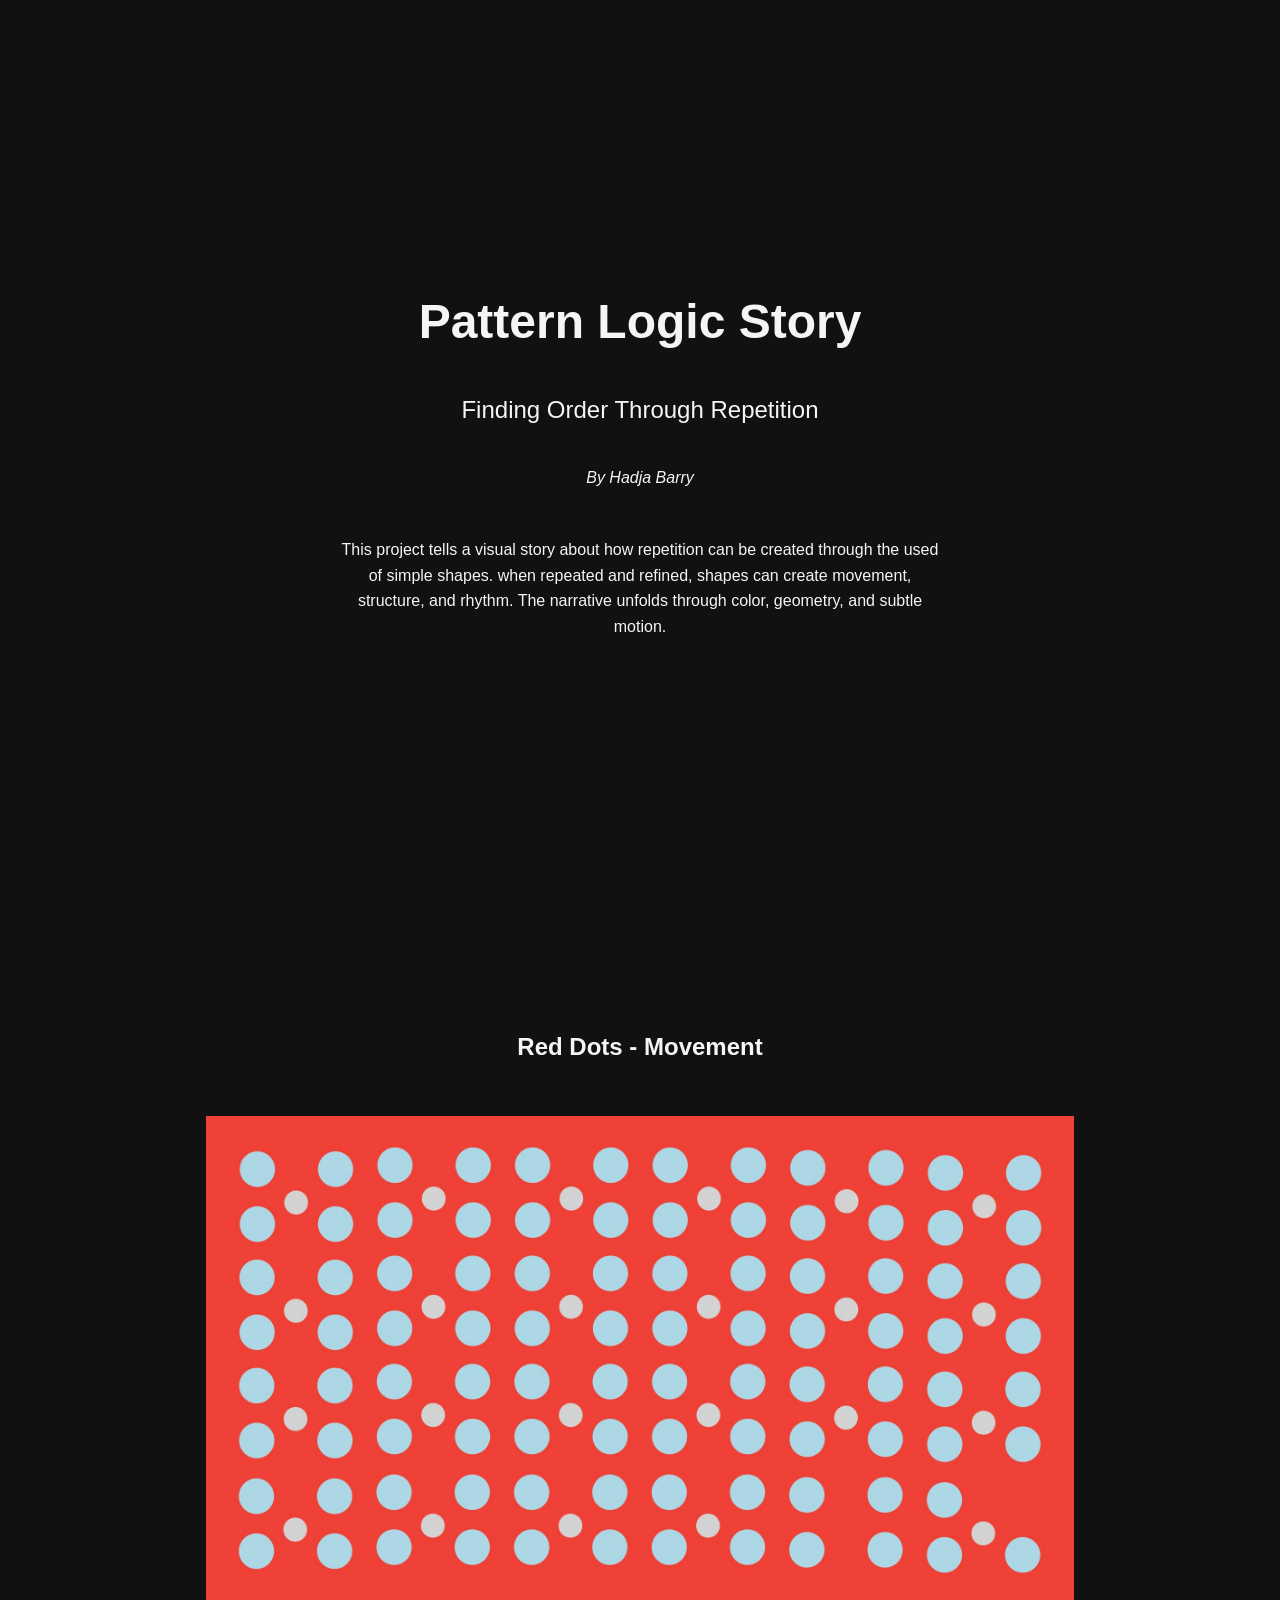
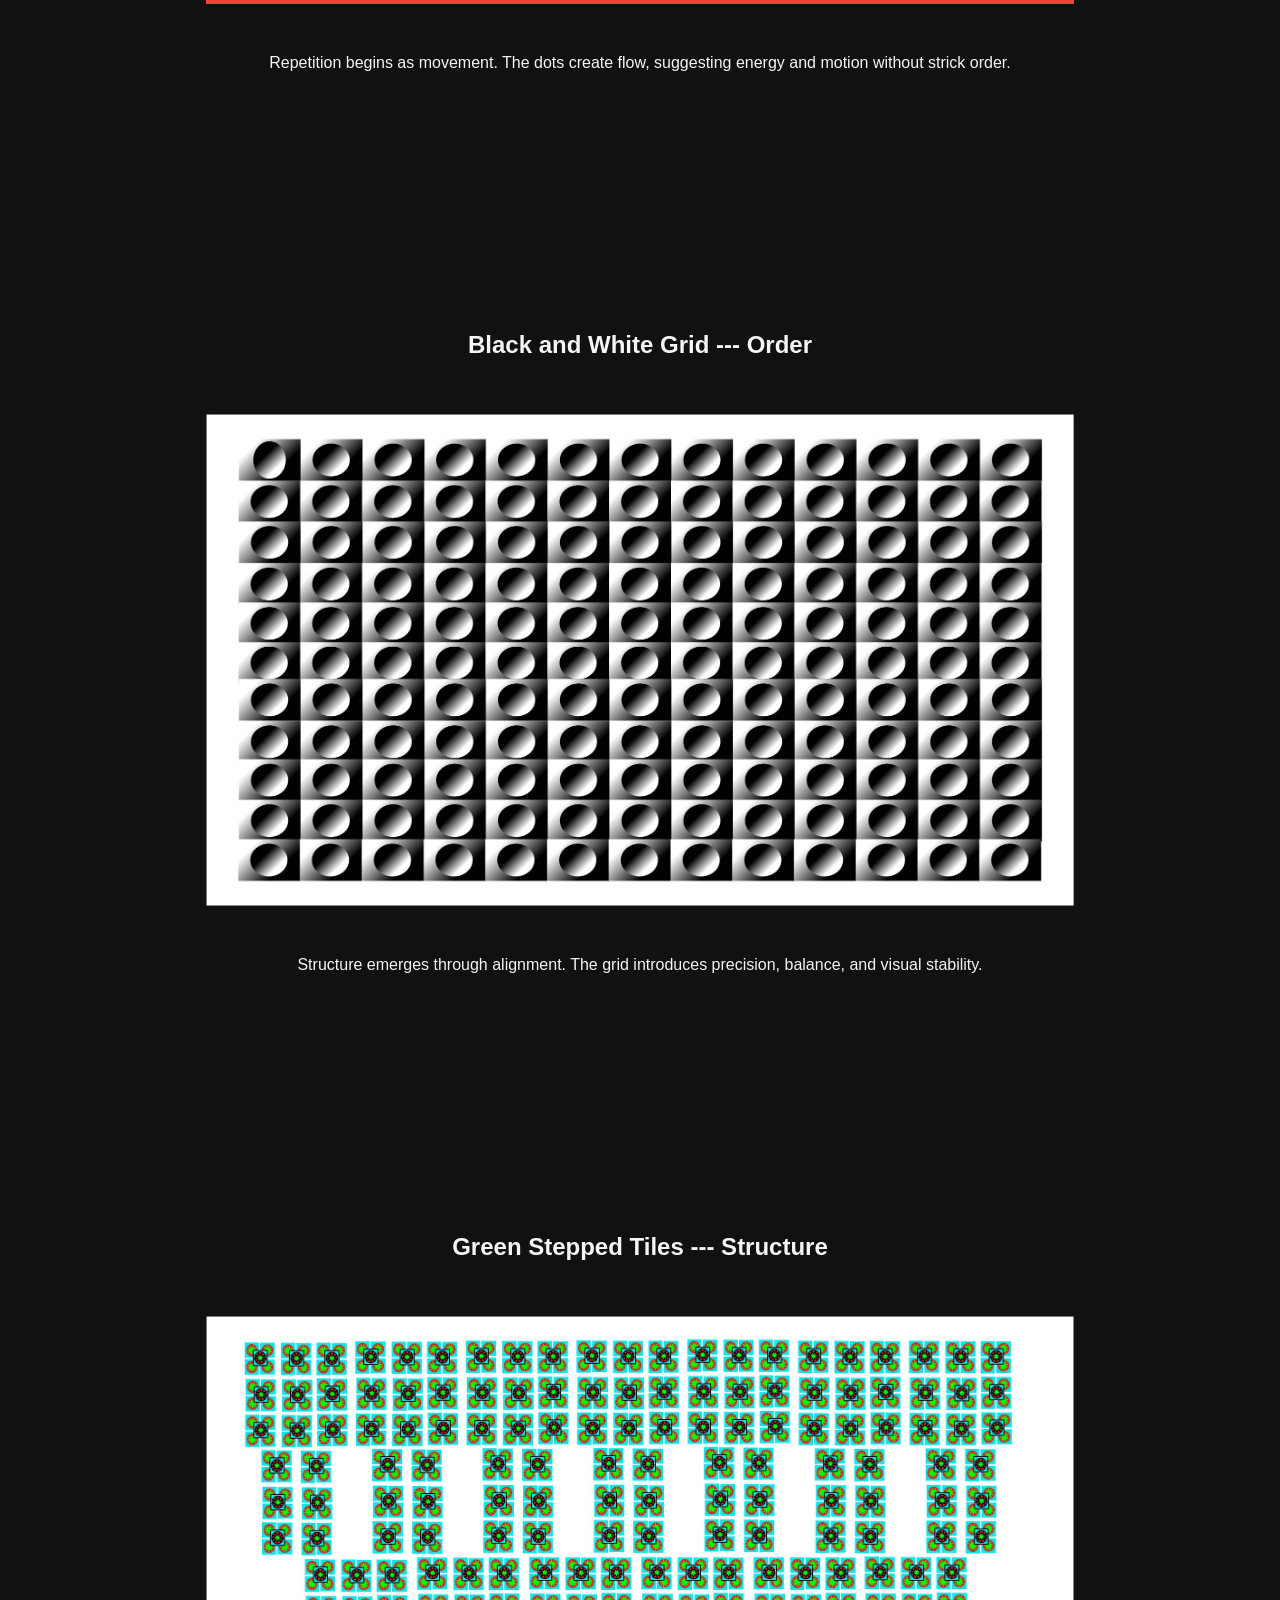
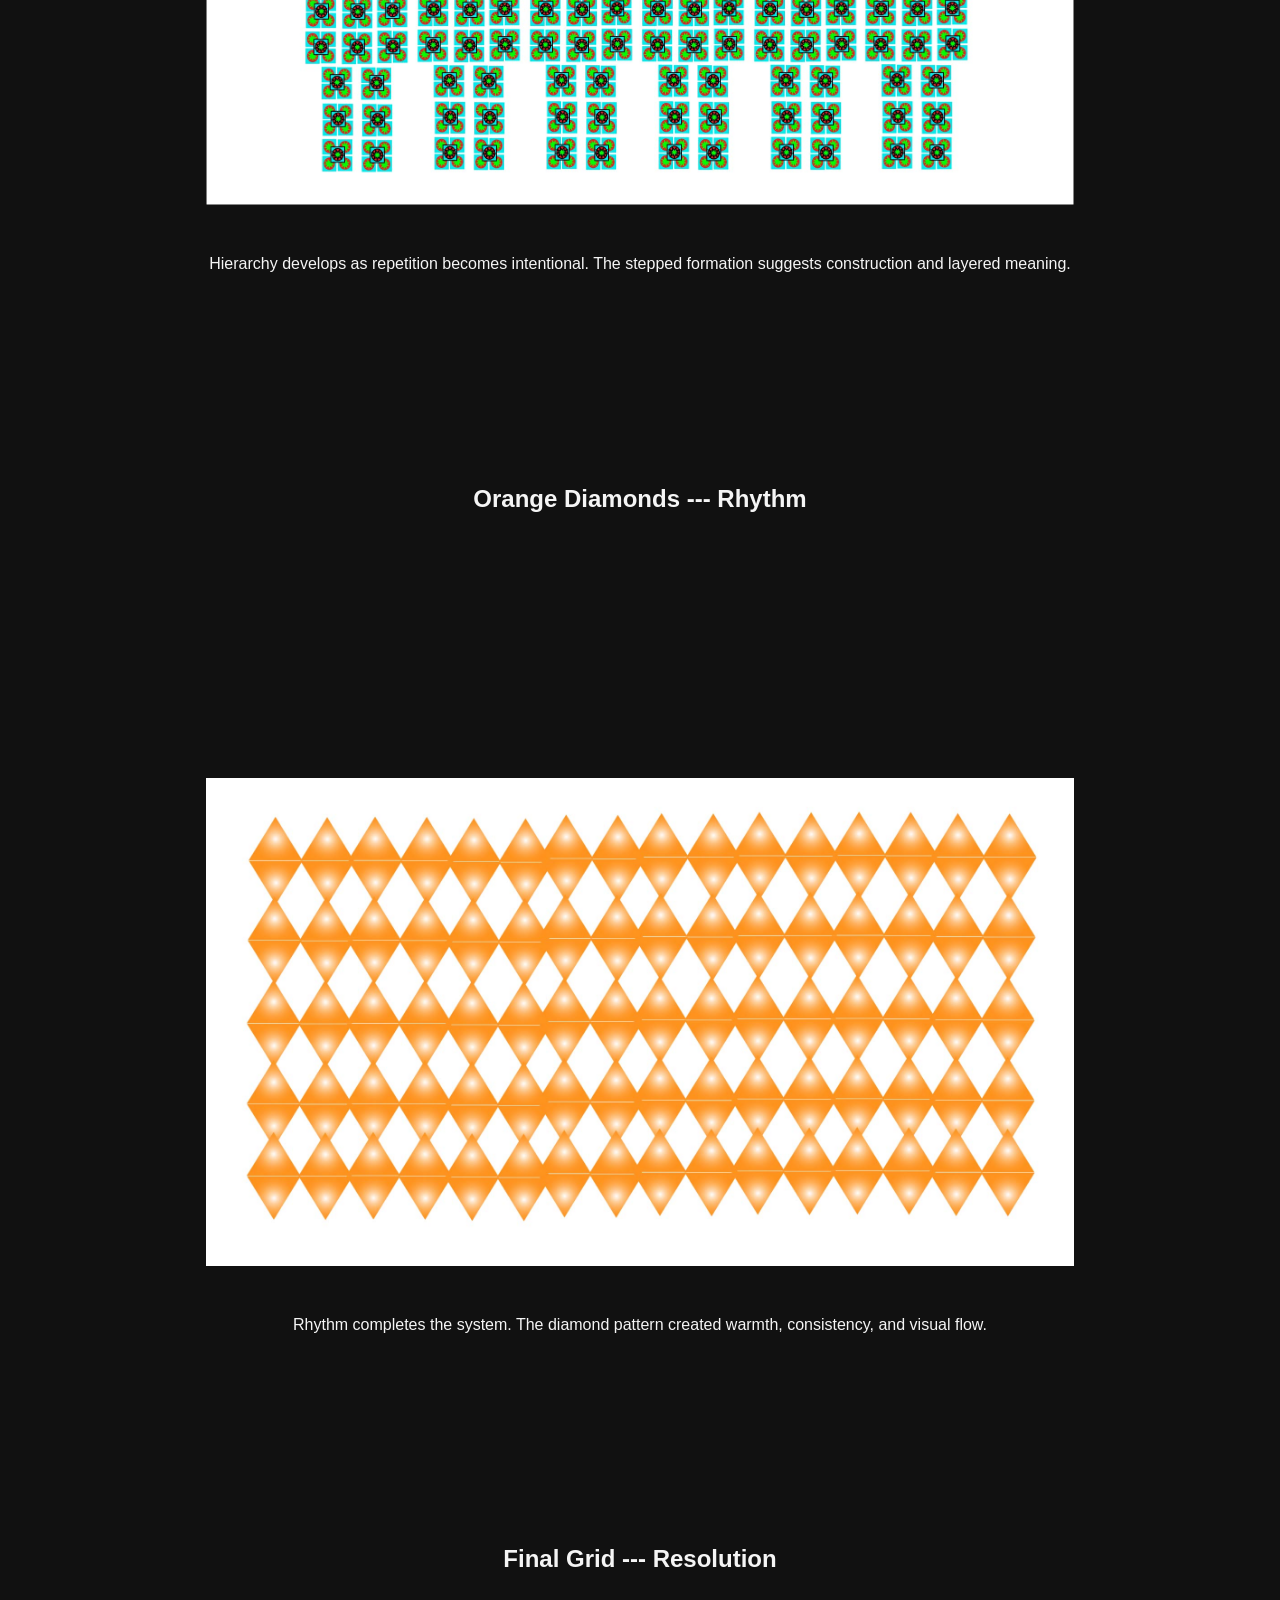
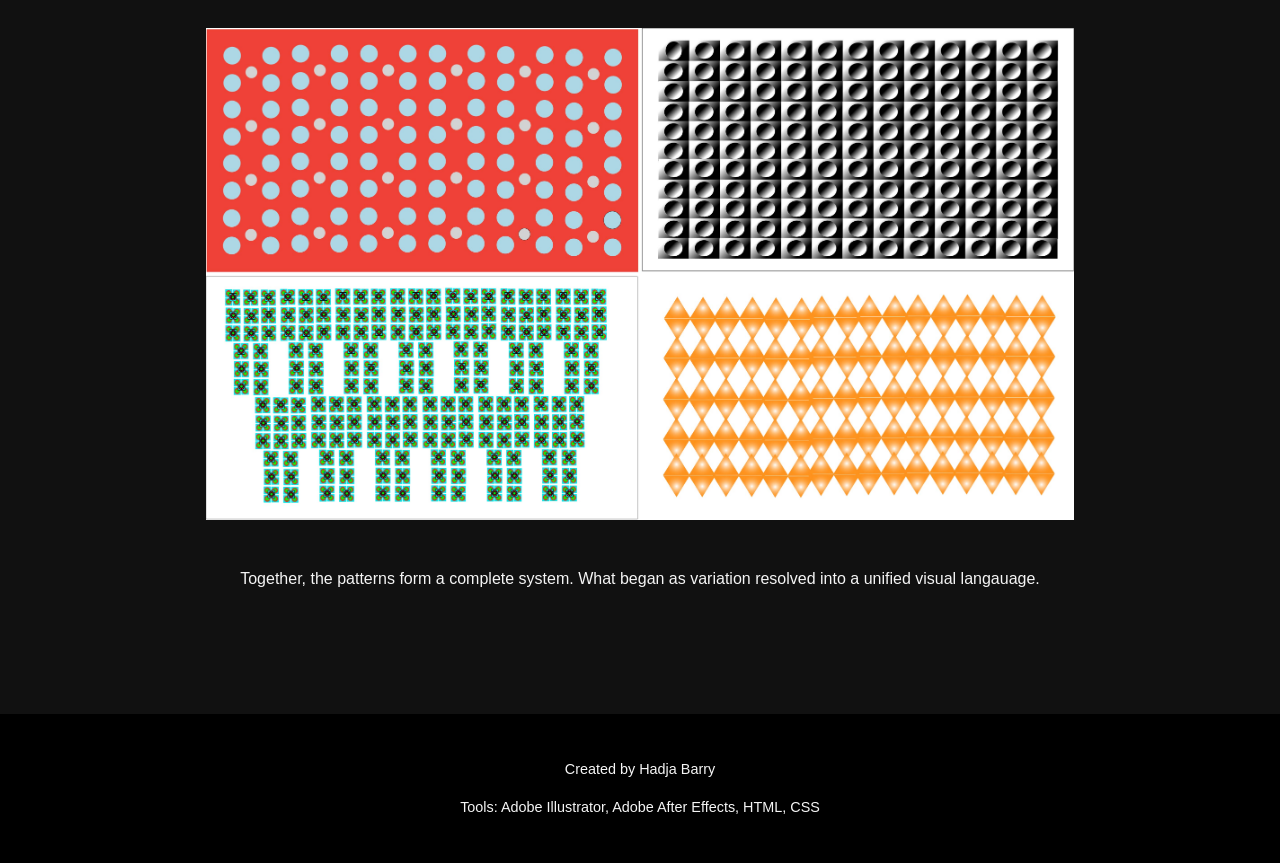
<file: patternlogic-story/index.html>
<!DOCTYPE html>

<html lang="en">

<head>

	<meta charset="UTF-8">
	<meta name="viewport" content="width=device-width, intial-scale=1.0">
	<title>Pattern Logic</title>
	<link rel="stylesheet" href="styles.css">

</head>

<body>

	<!-- IntrO -->
	<section class="intro">
		<h1>Pattern Logic Story</h1>
		<h2>Finding Order Through Repetition</h2>
		<p class="name">By Hadja Barry</p>

		<p class="intro-text">
			This project tells a visual story about how repetition can be created through the used of simple shapes. when repeated and refined, shapes can create movement, structure, and rhythm. The narrative unfolds through color, geometry, and subtle motion.
		</p>
	</section>

	<!-- Red Dots -->
	<section class="story">

		<h2>Red Dots - Movement</h2>
		<img src="Images/Reddots.jpg" alt="Red dots pattern">
		<p>
			Repetition begins as movement. The dots create flow, suggesting energy and motion without strick order.
		</p>
	</section>

	<!-- Black & White Grid -->
	<section class="story">
		<h2>Black and White Grid --- Order</h2>
		<img src="Images/BlackandWhiteGrid.jpg" alt="Black and white grid pattern">
		<p>
			Structure emerges through alignment. The grid introduces precision, balance, and visual stability.
		</p>
	</section>


	<!-- Green Stepped Tiles -->
	<section class="story">
		<h2>Green Stepped Tiles --- Structure</h2>
		<img src="Images/Greensteppedtiles.jpg" alt="Green stepped tiles pattern">
		<p>
			Hierarchy develops as repetition becomes intentional. The stepped formation suggests construction and layered meaning.
		</p>
	</section>

	<!-- Orange Diamonds -->
	<section class="story">
		<h2>Orange Diamonds --- Rhythm</h2>
		<video
             src="Video/diamondanimation.mp4"
             autoplay
             loop
             muted
             playsinline
             class="story-video">
             Your browser does not support the video tag.
		</video>
		<img src="Images/Orangediamonds.jpg" alt="Orange diamond pattern">
		<p>
			Rhythm completes the system. The diamond pattern created warmth, consistency, and visual flow.
		</p>
	</section>

   <!-- Final Grid-->
   <section class="final">
    	<h2>Final Grid --- Resolution</h2>
    	<img src="Images/FinalGrid.jpg" alt="Final combined pattern grid">
    	<p>
    		Together, the patterns form a complete system. What began as variation resolved into a unified visual langauage.
    	</p>
   </section>

    <!-- Footer-->
    <footer>
    	<p>Created by Hadja Barry</p>
    	<p>Tools: Adobe Illustrator, Adobe After Effects, HTML, CSS</p>
    </footer>

</body>

</html>
</file>
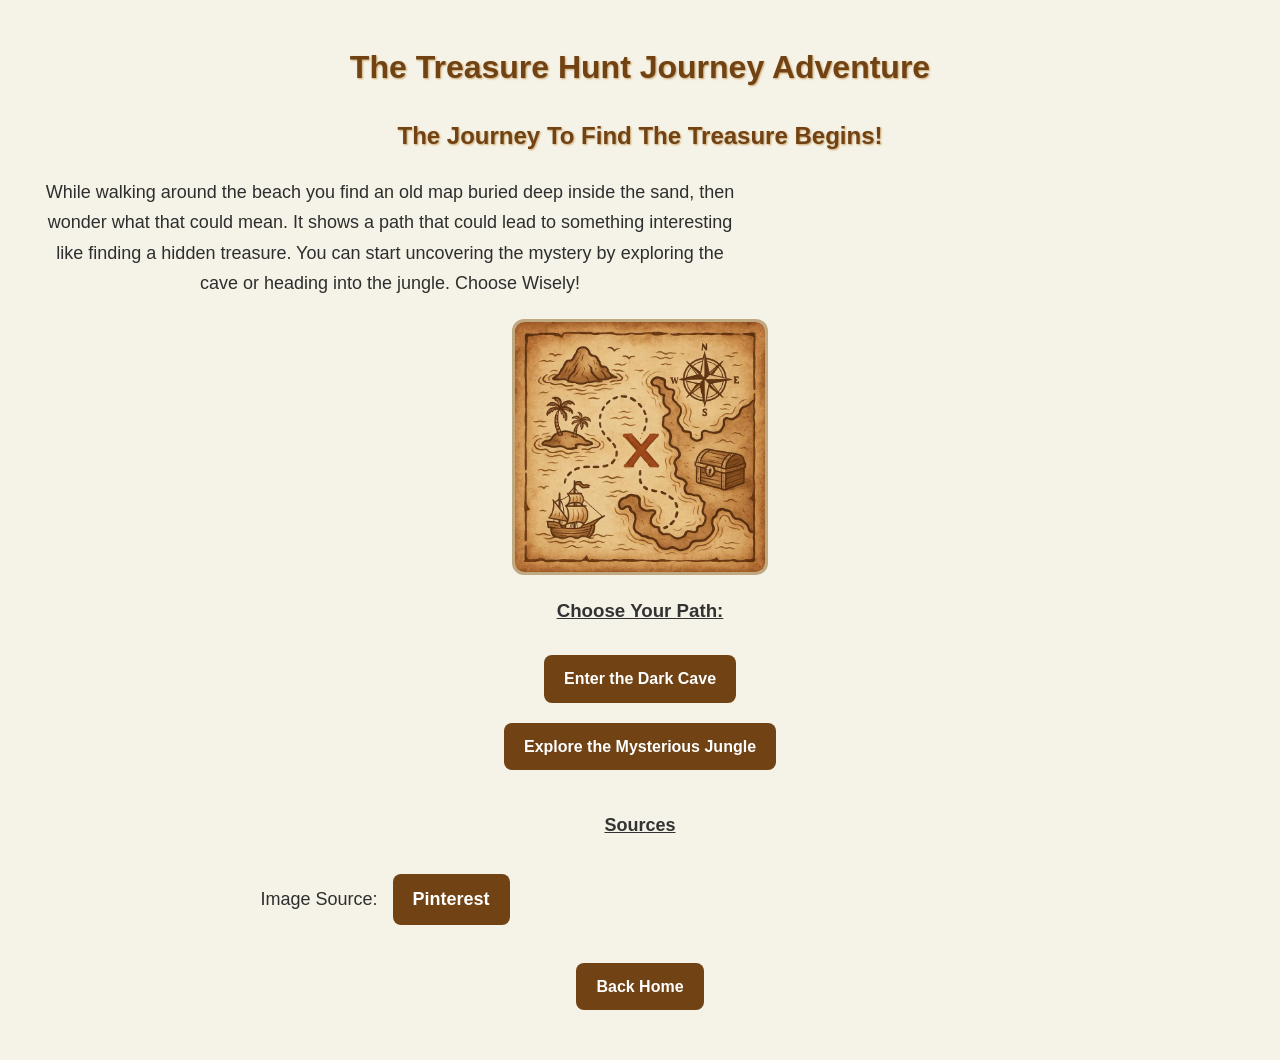
<file: treasure-hunt/index.html>
<!DOCTYPE html>

<html>

<head>

	 <title>Treasure Hunt Journey </title>

	 <link rel="stylesheet" href="style.css">

</head>

<body>

	 <h1>The Treasure Hunt Journey Adventure</h1>
	 <h2>The Journey To Find The Treasure Begins!</h2>

	<p>While walking around the beach you find an old map buried deep inside the 
	    sand, then wonder what that could mean. It shows a path that could lead to something interesting like finding a hidden treasure. You can start uncovering the mystery by exploring the cave or heading into the jungle. Choose Wisely!</p>

	 <img src="Images/TreasureMap.jpg" alt="old treasure map illustration" class="smallImage">

	 <h3>Choose Your Path:</h3>
	 <a href="cave.html">Enter the Dark Cave</a><br>
	 <a href="jangle.html">Explore the Mysterious Jungle</a>

	 <h4>Sources</h4>

	 <p> 
		 Image Source:
	     <a href="https://in.pinterest.com/pin/4362930884036867/">Pinterest</a>
     </p>

	 <a href="index.html">Back Home</a>

</body>

</html>
</file>
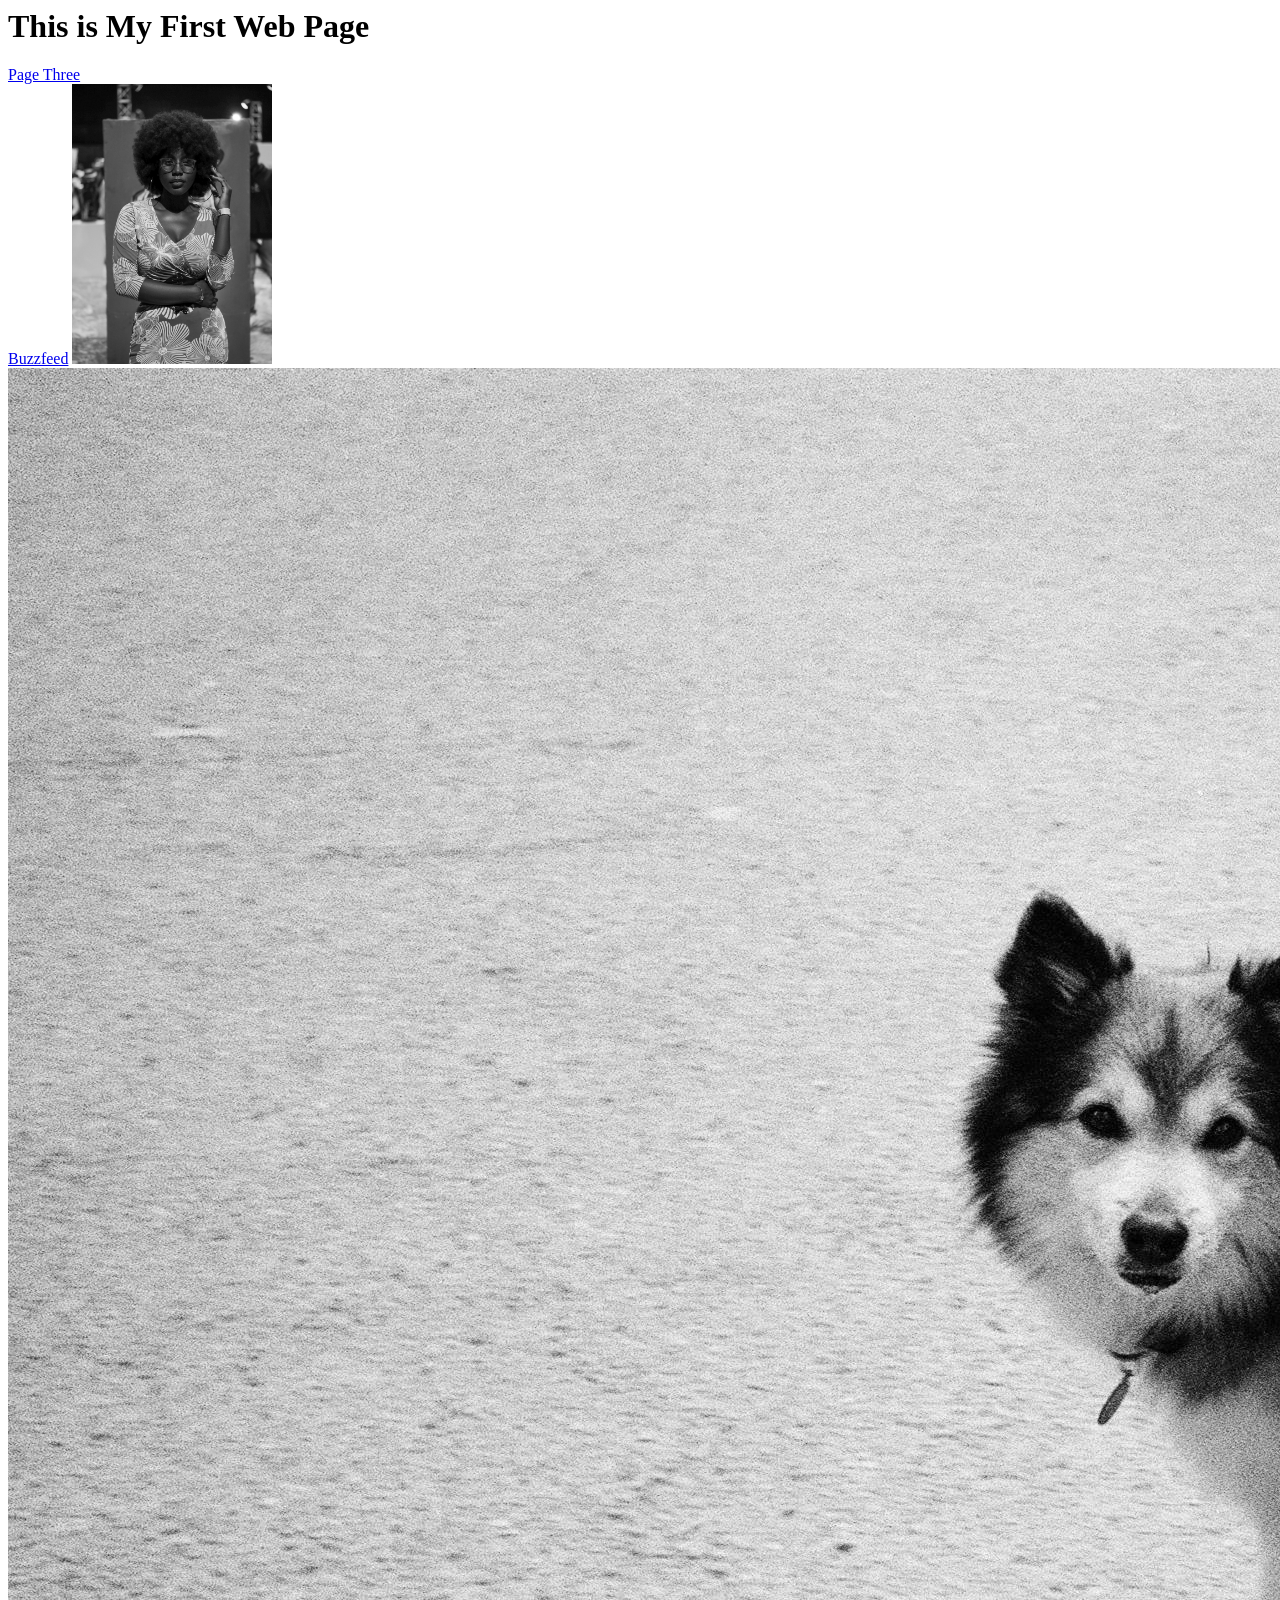
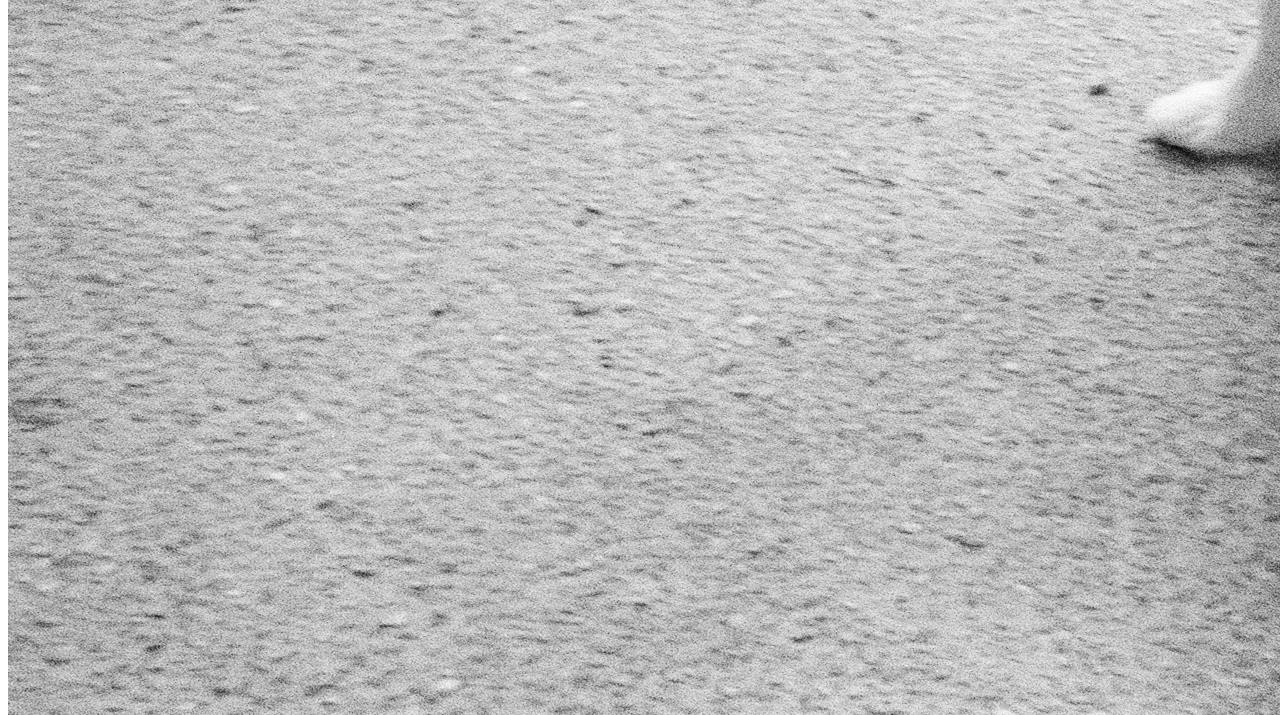
<file: myWebsite/pg1.html>
<html>

	<head>

		<title>My Website</title>

		<style>

			.smallImage {
				width: 200px;

			}
			.mainheading {
				color: #FFC0CB;
				background-color:#0000FF;
				font-fmaily: Georgia, serif;

			}

		</style>

	</head>

	<body>

		<h1>This is My First Web Page</h1>

		<a href="pg3.html">Page Three</a><br>

		<a href="https://www.buzzfeed.com/leemoran/donald-trump-cringe-exchange-antifa?origin=hfspl">Buzzfeed</a>

		<img src="Image/Potrait of Lady.jpg" class="smallImage">

		<img src="Image/Dog.jpg">

	</body>

</html>
</file>
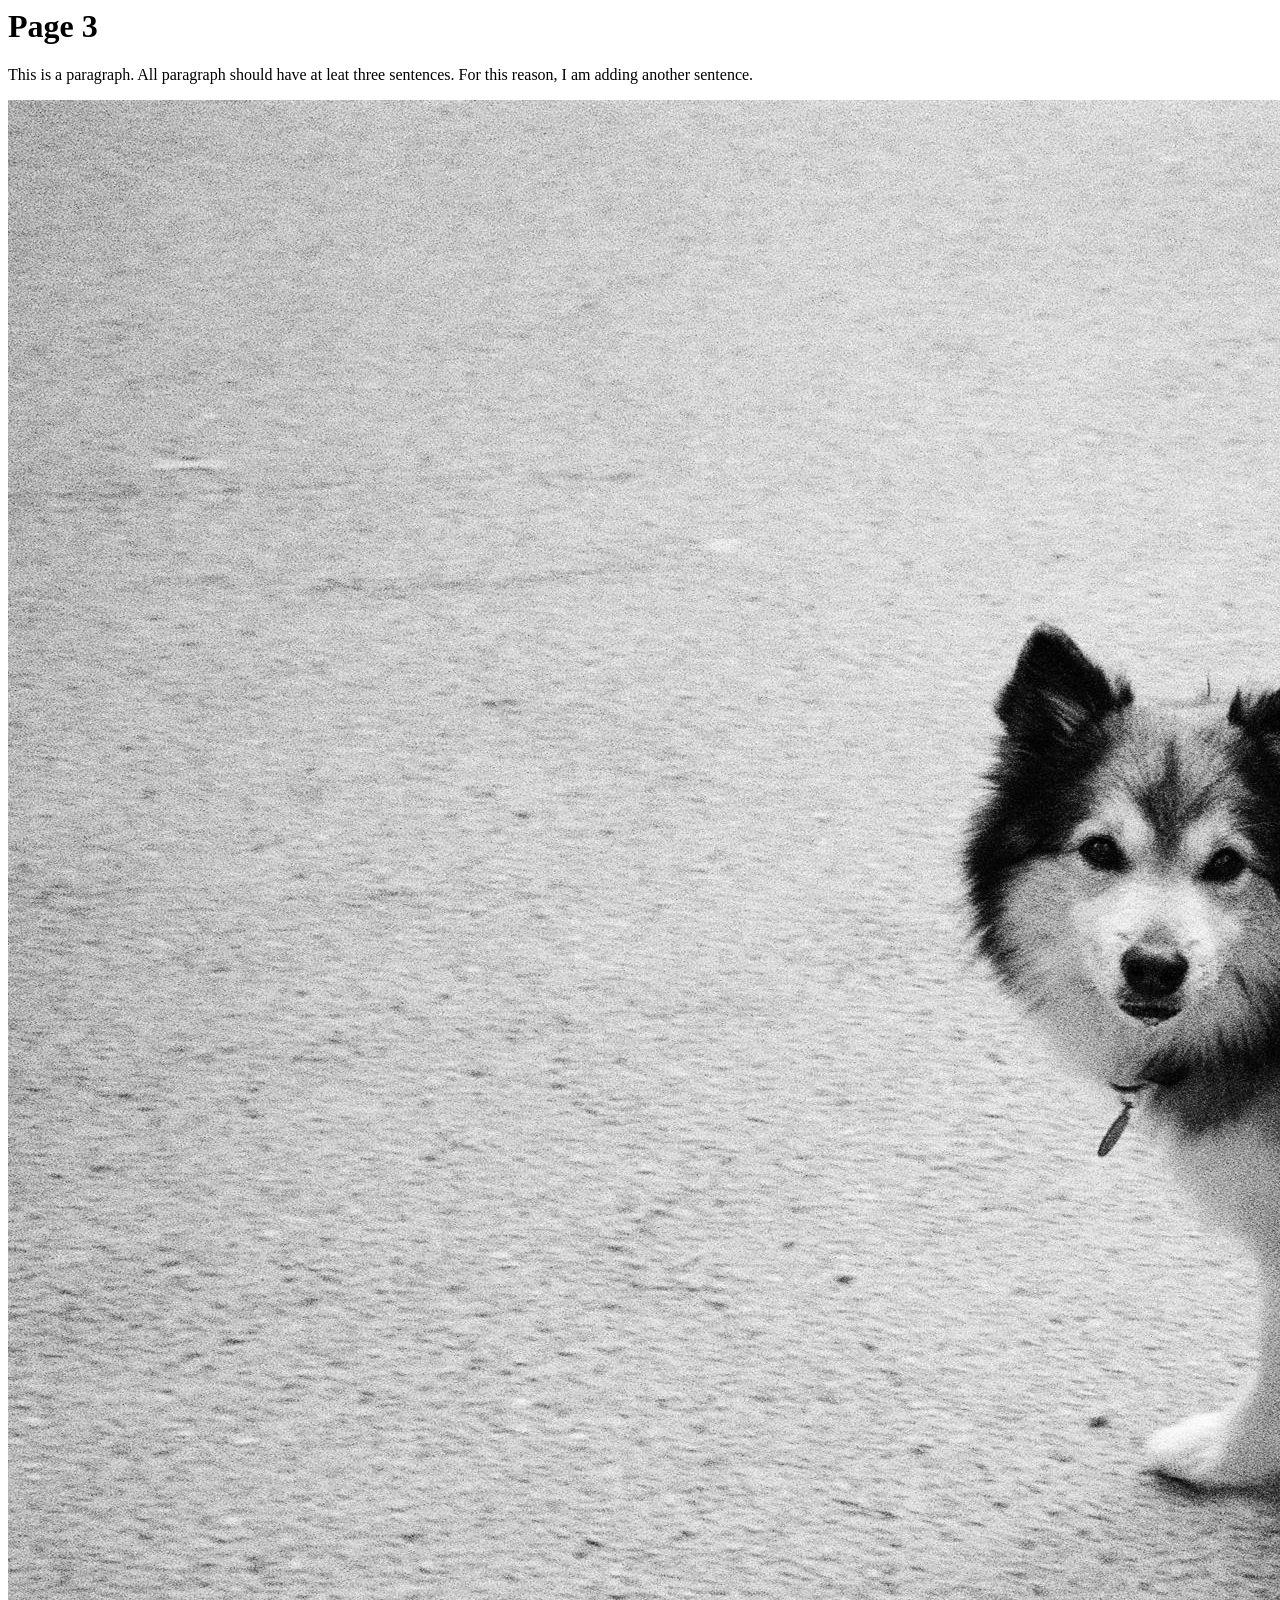
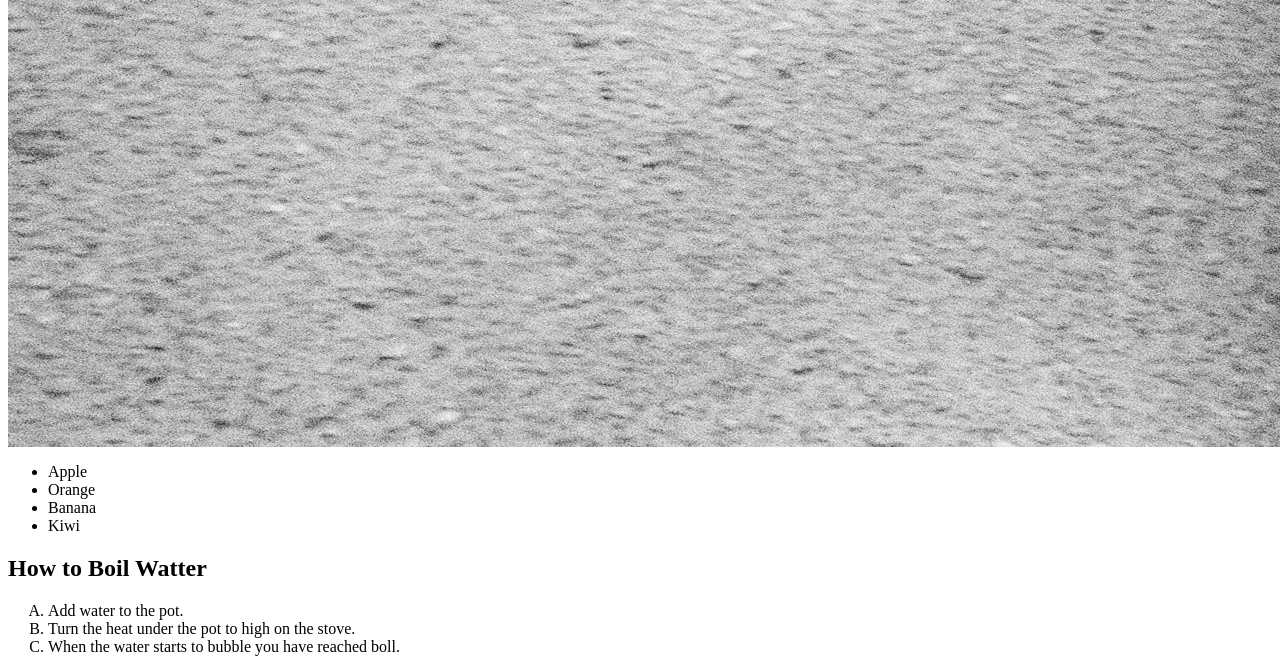
<file: myWebsite/pg3.html>
<html>

	<head>

	</head>

		<title>My Website</title>

	<body>

			<h1>Page 3</h1>

			<p>This is a paragraph. All paragraph should have at leat three sentences. For this reason, I am adding another sentence.</p>

			<img src="Image/Dog.jpg">

			<ul>
				<li>Apple</li>
				<li>Orange</li>
				<li>Banana</li>
				<li>Kiwi</li>

			</ul>

			<h2>How to Boil Watter</h2>

			<ol type="A">
				<li>Add water to the pot.</li>
				<li>Turn the heat under the pot to high on the stove.</li>
				<li>When the water starts to bubble you have reached boll.</li>

			</ol>

	</body>

</html>
</file>
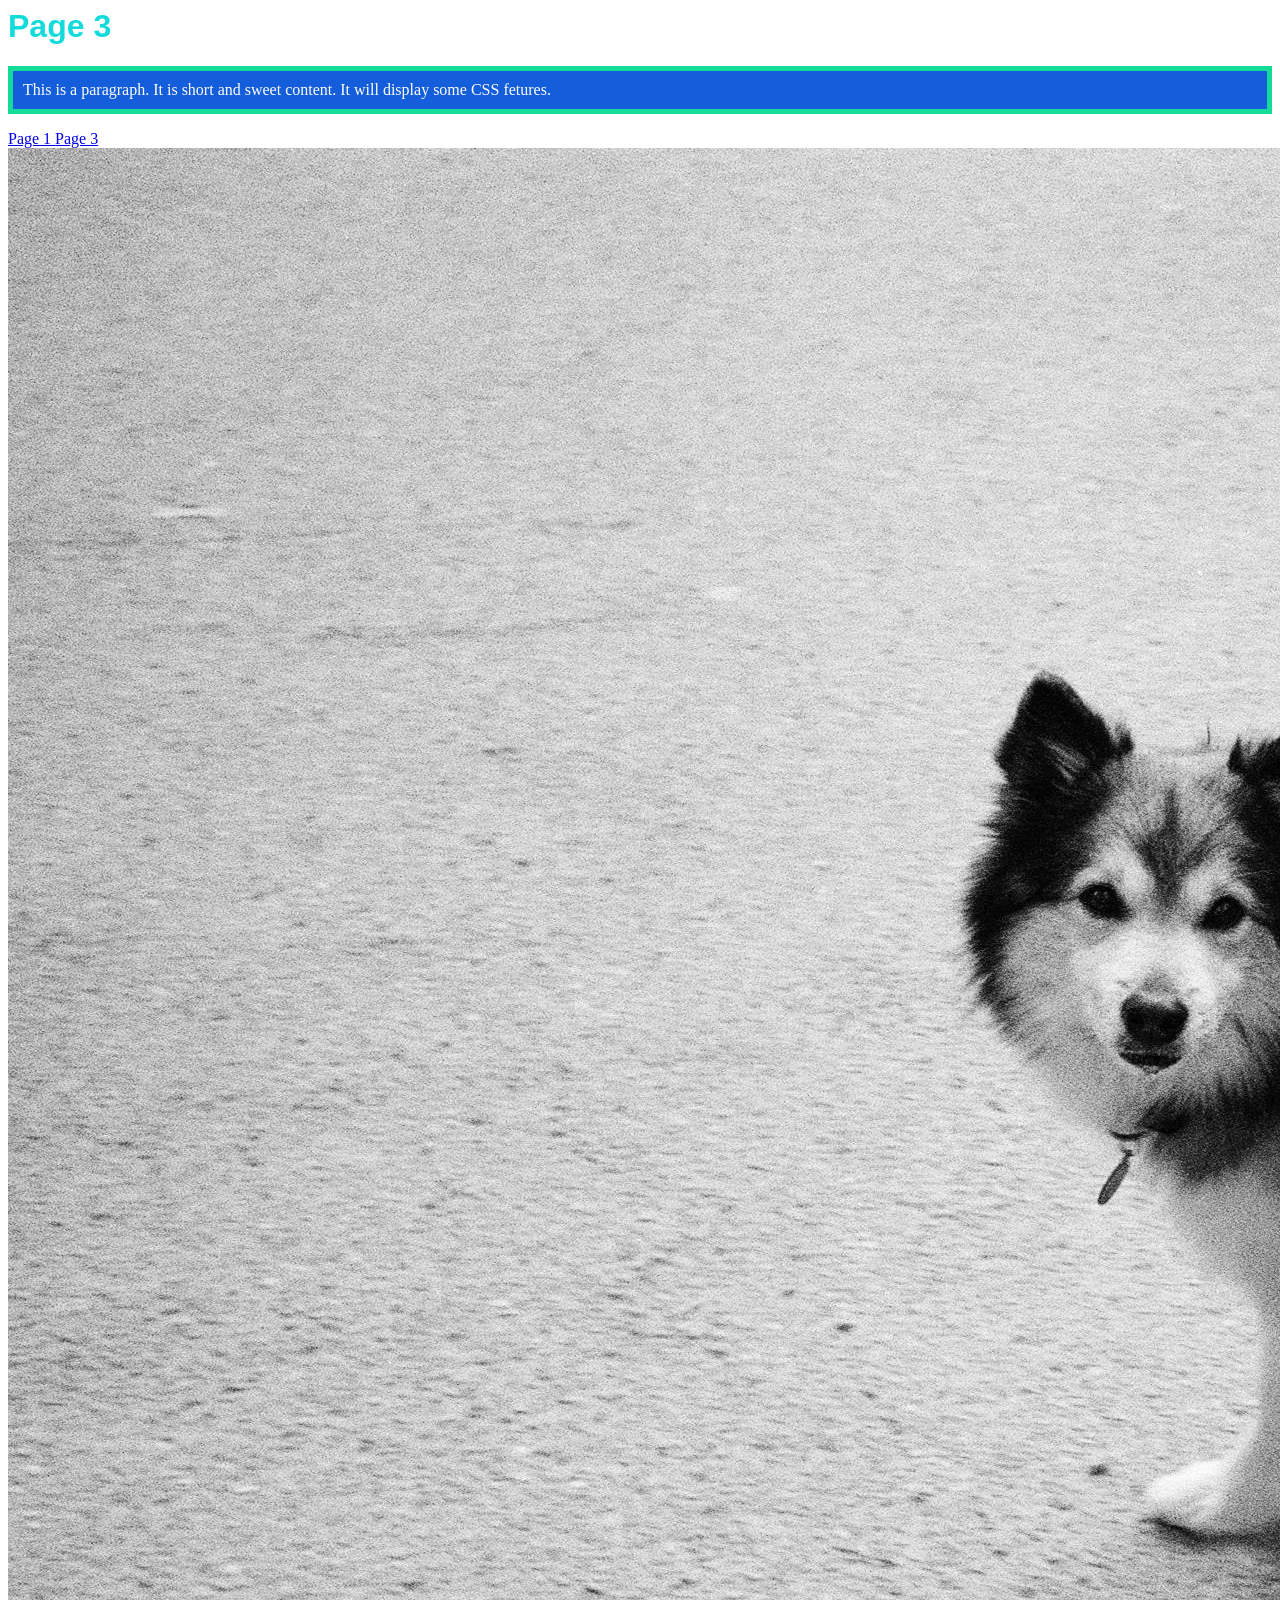
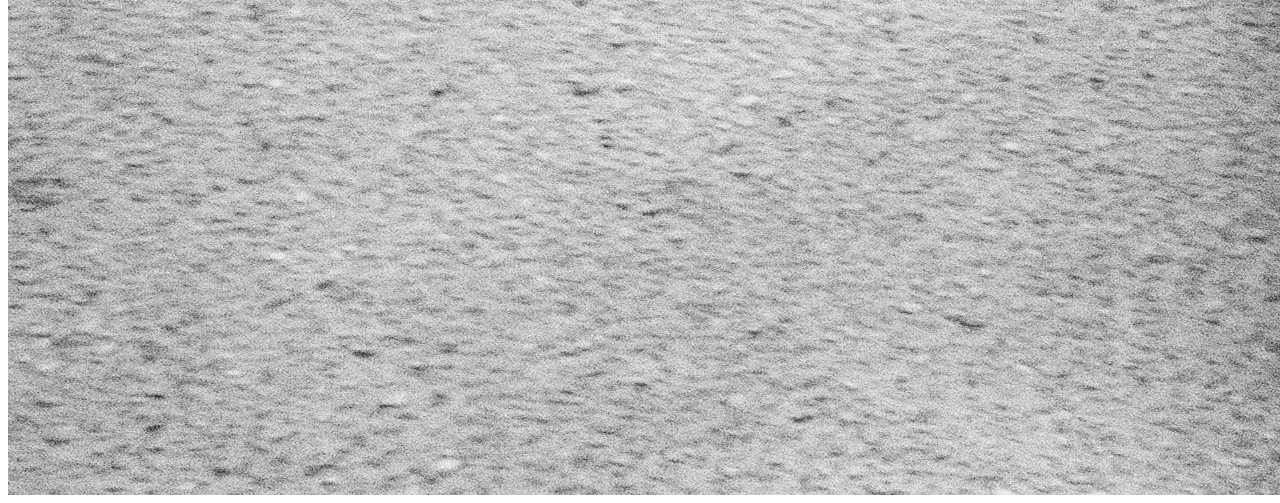
<file: myWebsite/Pg4.html>
<html>

	<head>

		<title>My Website</title> 

		<style>

			h1 {
				color:#14DBDB;
				font-family: Arieal, sans-serif;
			}

			p {
				background-color:#145DDB;
				color: #FFFFFF;
				padding: 10px;
				border-style: solid;
				border-width: 5px;
				border-color: #14DB98;
			}

		</style>

	</head>

	<body>

		<h1>Page 3</h1>

		<p>This is a paragraph. It is short and sweet content. It will display some CSS fetures.</p>

		<a href="pg1.html">Page 1 </a>
		
		<a href="pg3.html">Page 3<img src="Image/Dog.jpg"></a>

	</body>

</html>
</file>
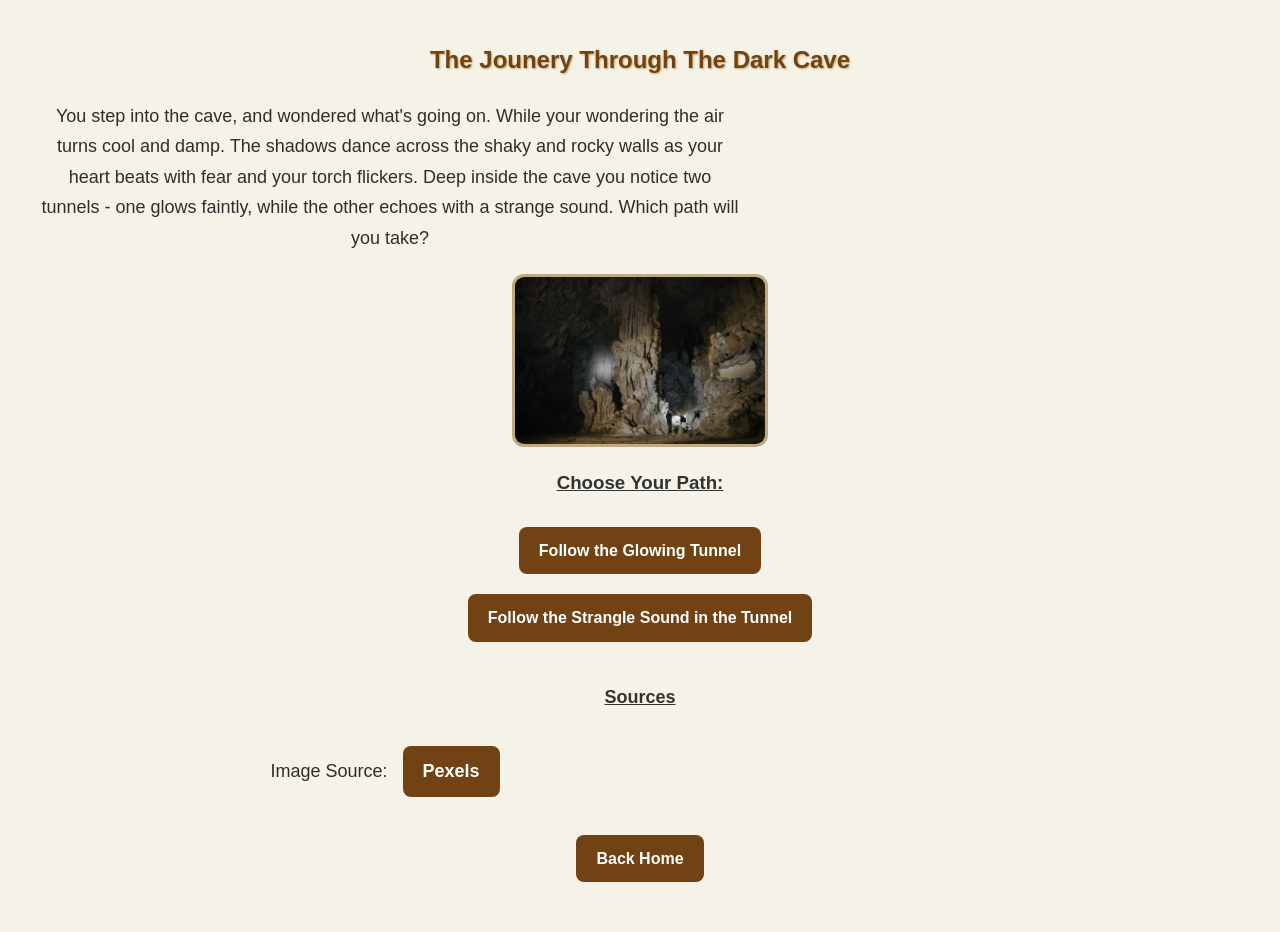
<file: treasure-hunt/cave.html>
<!DOCTYPE html>

<html>

<head>
	 <title>Dark Cave</title>
	 
	 <link rel="stylesheet" href="style.css">

</head>

<body>

	 <h2>The Jounery Through The Dark Cave</h2>

	 <p>You step into the cave, and wondered what's going on. While your wondering the air 
	    turns cool and damp. The shadows dance across the shaky and rocky walls as your heart beats with fear and your torch flickers. Deep inside the cave you notice two tunnels - one glows faintly, while the other echoes with a strange sound. Which path will you take?</p>

	 <img src="Images/Cave.jpg" alt="Dark cave interior" class="smallImage">

	 <h3>Choose Your Path:</h3>
	 <a href="treasure.html">Follow the Glowing Tunnel</a><br>
	 <a href="storm.html">Follow the Strangle Sound in the Tunnel</a><br>

	 <h4>Sources</h4>

	 <p>
	 	 Image Source:
	 	 <a href="https://www.pexels.com/photo/a-man-exploring-interior-of-a-dark-cave-15788458/">Pexels</a>
	 </p>

	 <a href="index.html">Back Home</a>

</body>

</html>
</file>
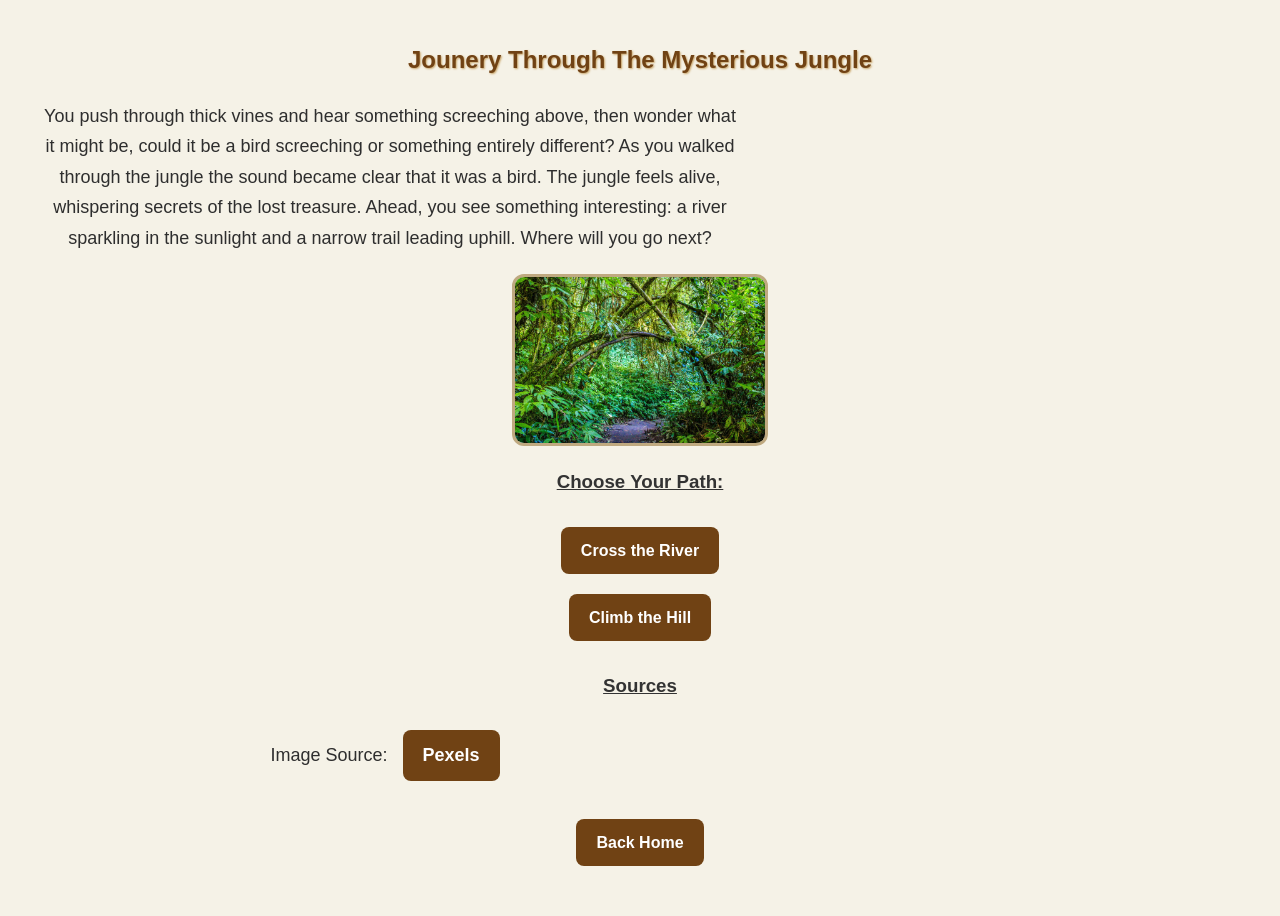
<file: treasure-hunt/jangle.html>
<!DOCTYPE HTML>

<html>

<head>

		<title>Mysterious Jungle</title>
		
		<link rel="stylesheet" href="style.css">

</head>

<body>

     <h2>Jounery Through The Mysterious Jungle</h2>

     <p>You push through thick vines and hear something screeching above, then wonder what 
       it might be, could it be a bird screeching or something entirely different? As you walked through the jungle the sound became clear that it was a bird. The jungle feels alive, whispering secrets of the lost treasure. Ahead, you see something interesting: a river sparkling in the sunlight and a narrow trail leading uphill. Where will you go next?</p>

       <img src="Images/Jangle.jpg" alt="Dark cave interior" class="smallImage">

       <h3>Choose Your Path:</h3>

       <a href="treasure.html">Cross the River</a><br>

       <a href="storm.html">Climb the Hill</a><br>

       <h3>Sources</h3>

       <p>
       		Image Source:
       		<a href="https://www.pexels.com/photo/green-leaf-trees-904807/">Pexels</a>
       </p>

       <a href="index.html">Back Home</a>

</body>

</html>
</file>
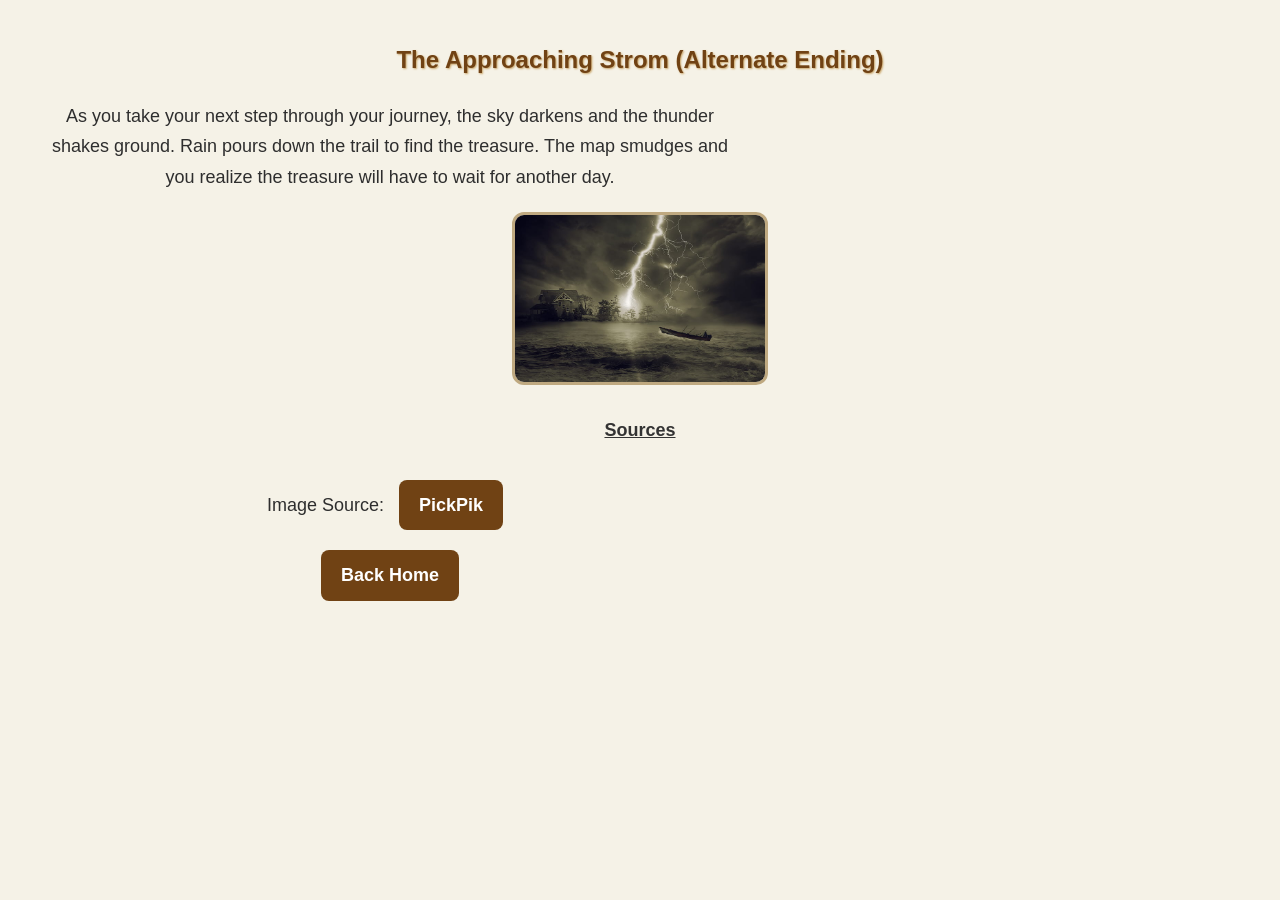
<file: treasure-hunt/storm.html>
<!DOCTYPE html>

<html>

<head>

		<title>The Storm</title>
		<link rel="stylesheet" href="style.css">

</head>

<body>

		<h2>The Approaching Strom (Alternate Ending)</h2>

		<p>As you take your next step through your journey, the sky darkens and the 
		   thunder shakes ground. Rain pours down the trail to find the treasure. The map smudges and you realize the treasure will have to wait for another day.</p>

         <img src="Images/Storm.jpg" alt="Dark thunderstorm over the ocean" class="smallImage">

         <h4>Sources</h4>

         <p>
         	Image Source:
            <a href="https://www.pickpik.com/thunderstorm-storm-flash-clouds-lake-rough-sea-41594#google_vignette">PickPik</a><br>

         
		 <a href="index.html">Back Home</a>

         </p>

</body>

</html>
</file>
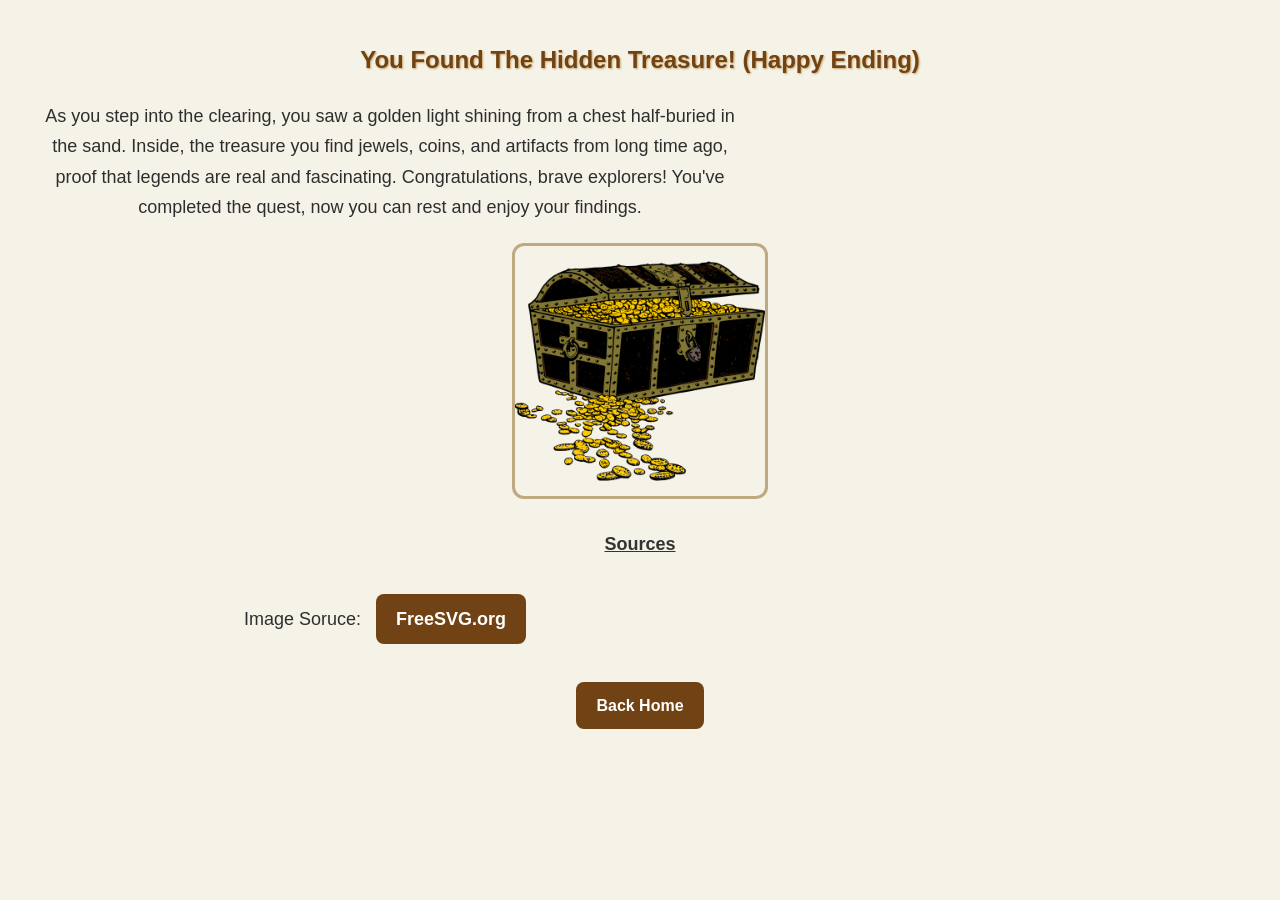
<file: treasure-hunt/treasure.html>
<!DOCTYPE html>

<html>

</html>

<head>

		<title>Hidden Treasure</title>

		<link rel="stylesheet" href="style.css">

</head>

<body>

		<h2>You Found The Hidden Treasure! (Happy Ending)</h2>

		<p>As you step into the clearing, you saw a golden light shining from a 
		   chest half-buried in the sand. Inside, the treasure you find jewels, coins, and artifacts from long time ago, proof that legends are real and fascinating. Congratulations, brave explorers! You've completed the quest, now you can rest and enjoy your findings.</p>
		 <img src="Images/TreasureChest.jpg" alt="Treasure chest full of gold" class="smallImage">

		 <h4>Sources</h4>

		 <p>
            Image Soruce:
            <a herf="https://freesvg.org/overfilled-treasure-chest">FreeSVG.org</a>
		 </p>

		 <a href="index.html">Back Home</a>

</body>
</file>
<file: patternlogic-story/styles.css>
* {
  box-sizing: border-box;
}

body {
  margin: 0;
  font-family: Arial, sans-serif;
  background: #111;
  color: #f5f5f5;
  line-height: 1.6;
}

/* Sections */
section {
  min-height: 100vh;
  padding: 60px 20px;
  display: flex;
  flex-direction: column;
  justify-content: center;
  align-items: center;
  text-align: center;
}

/* Intro */
.intro h1 {
  font-size: 3rem;
  margin-bottom: 10px;
}

.intro h2 {
  font-weight: normal;
  margin-bottom: 20px;
}

.name {
  font-style: italic;
  margin-bottom: 30px;
}

.intro-text {
  max-width: 600px;
}

/* Story and Final Images */
.story img,
.final img {
  max-width: 70%;
  margin: 30px;
  opacity: 0;
  transform: translateY(20px);  /* start position for animation */
  animation: fadeUp 1.5s ease forwards;
}

/* Video */
.story-video {
  max-width: 70%;
  margin: 30px;
  opacity: 0;
  transform: translateY(20px);  
  animation: fadeUp 1.5s ease forwards;
}

/* Fade-up Animation */
@keyframes fadeUp {
   from {
    opacity: 0;
    transform: translateY(20px);
  }
  to {
    opacity: 1;
    transform: translateY(0);
  }
}

/* Hover Effect */
.story img; hover,
.final img; hover {
  transform: scale(1.03);
  transition: 0.3s ease;
}

/* Black & White grid fallback */
.bw-grid {
    width: 70%;
    height: 300px;
    background-image: repeating-linear-gradient(
        0deg,
        black,
        black 20px,
        white 20px,
        white 40px
    );
    opacity: 0;
    transform: translateY(20px);
    animation: fadeUp 1.5s ease forwards;
    margin-bottom: 30px;
}

/* Footer */
footer {
  padding: 30px;
  text-align: center;
  background: #000;
  font-size: 0.9rem;
}
</file>
<file: treasure-hunt/style.css>
/* =============================
   Treasure Hunt Journey Styles
   ============================= */

/*  ---- General Page Setupt ---- */

body {
       background-color: #f5f2e7;                           /* light parchment color */
       font-family: "Trebuchet MS", Arial, sna-serif;
       color: #2e2e2e;                                      /* soft drak gray text */
       text-align: center;
       margin: 40px;
       line-height: 1.7;
    }

/*  ---- Headings ---- */

h1, h2 {
         color: #704214;                           /* deep brown, treasure-map tone */
         text-shadow: 1px 1px 2px #c9a66b;         /* soft golden shadow for depth */
       }

h3, h4 {
         color: #333;
         text-decoration: underline;
       }

/*  ---- Paragraphs ---- */

p {
    font-size: 18px;
    max-width: 700px;
    margin-align: justify;            /* cleaner text alignment */
  }

/*  ---- Image Styles ---- */

.smallImage {
              width: 250px;                          /* balaced image size */
              height: auto;
              border-radius: 12px;
              border: 3px solid #bfa980;             /* light gold border */
              box-shadow: 4px 4px 10px rgba(0,0,0,0,0.3);
              margin: 20px auto;
              display: block;
            }

/*  ---- Links as Buttons ---- */

a {
    display: inline-block;
    color: #fff;
    background-color: #704214;
    border: none;
    padding: 10px 20px;
    margin: 10px;
    border-radius: 8px;
    font-weight: bold;
    text-decoration: none;
    transition: 0.3s;
  }

a:hover {
          background-color: #c9a66b;            /* golden hover effect */  
          color: #000;                 
        }

/*  ---- Footer/Sources ---- */

h4 {
     margin-top: 30px;
     font-size: 18px;
   }
</file>
